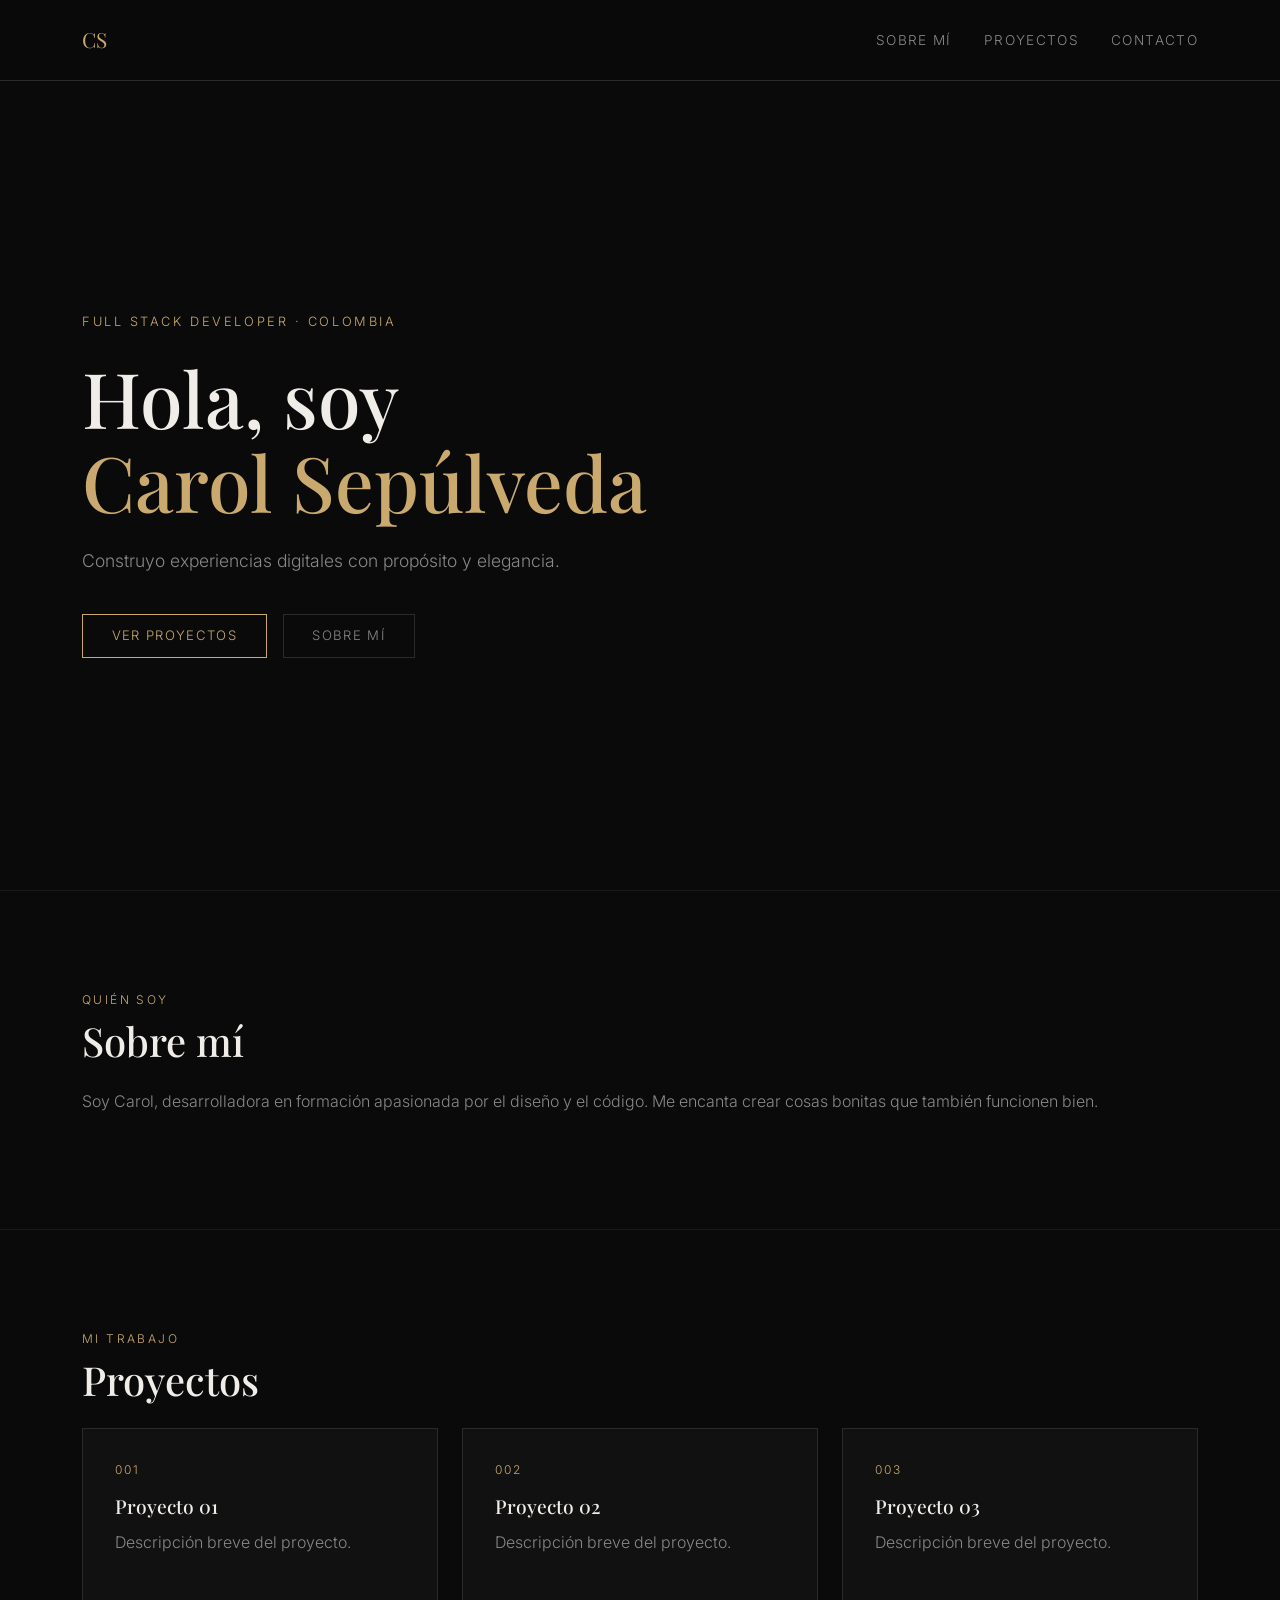
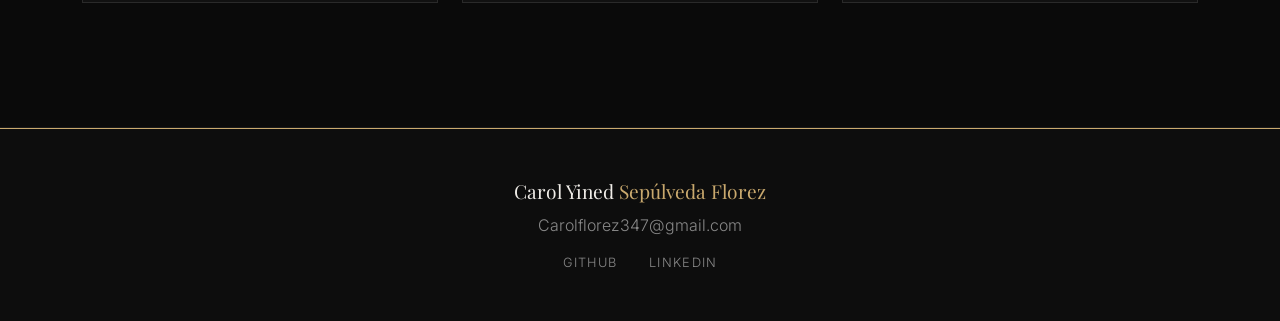
<file: index.html>
<!DOCTYPE html>
<html lang="es">
<head>
  <meta charset="UTF-8">
  <meta name="viewport" content="width=device-width, initial-scale=1.0">
  <title>Carol Sepúlveda - Portfolio</title>
  <link href="https://fonts.googleapis.com/css2?family=Playfair+Display:wght@700&family=Inter:wght@300;400&display=swap" rel="stylesheet">
  <link href="https://cdn.jsdelivr.net/npm/bootstrap@5.3.0/dist/css/bootstrap.min.css" rel="stylesheet">
  <link rel="stylesheet" href="style.css">
</head>
<body>

  <!-- NAVBAR -->
  <nav class="navbar navbar-dark">
    <div class="container">
      <a class="navbar-brand" href="#">CS</a>
      <div class="nav-links">
        <a href="#sobre-mi">Sobre mí</a>
        <a href="#proyectos">Proyectos</a>
        <a href="#footer">Contacto</a>
      </div>
    </div>
  </nav>

  <!-- INICIO -->
  <section id="inicio">
    <div class="container">
      <p class="eyebrow">Full Stack Developer · Colombia</p>
      <h1>Hola, soy <br><span>Carol Sepúlveda</span></h1>
      <p class="tagline">Construyo experiencias digitales con propósito y elegancia.</p>
      <div class="hero-btns">
        <a href="#proyectos" class="btn-dorado">Ver proyectos</a>
        <a href="#sobre-mi" class="btn-ghost">Sobre mí</a>
      </div>
    </div>
  </section>

  <!-- SOBRE MÍ -->
  <section id="sobre-mi">
    <div class="container">
      <p class="label">Quién soy</p>
      <h2>Sobre mí</h2>
      <p>Soy Carol, desarrolladora en formación apasionada por el diseño y el código. Me encanta crear cosas bonitas que también funcionen bien.</p>
    </div>
  </section>

  <!-- PROYECTOS -->
  <section id="proyectos">
    <div class="container">
      <p class="label">Mi trabajo</p>
      <h2>Proyectos</h2>
      <div class="row mt-4">
        <div class="col-md-4">
          <div class="card-proyecto">
            <p class="num">001</p>
            <h3>Proyecto 01</h3>
            <p>Descripción breve del proyecto.</p>
          </div>
        </div>
        <div class="col-md-4">
          <div class="card-proyecto">
            <p class="num">002</p>
            <h3>Proyecto 02</h3>
            <p>Descripción breve del proyecto.</p>
          </div>
        </div>
        <div class="col-md-4">
          <div class="card-proyecto">
            <p class="num">003</p>
            <h3>Proyecto 03</h3>
            <p>Descripción breve del proyecto.</p>
          </div>
        </div>
      </div>
    </div>
  </section>

  <!-- FOOTER -->
  <footer id="footer">
    <div class="container">
      <p class="footer-name">Carol Yined <span>Sepúlveda Florez</span></p>
      <p>Carolflorez347@gmail.com</p>
      <div class="footer-links">
        <a href="#">GitHub</a>
        <a href="#">LinkedIn</a>
      </div>
    </div>
  </footer>

  <script src="https://cdn.jsdelivr.net/npm/bootstrap@5.3.0/dist/js/bootstrap.bundle.min.js"></script>
</body>
</html>
</file>
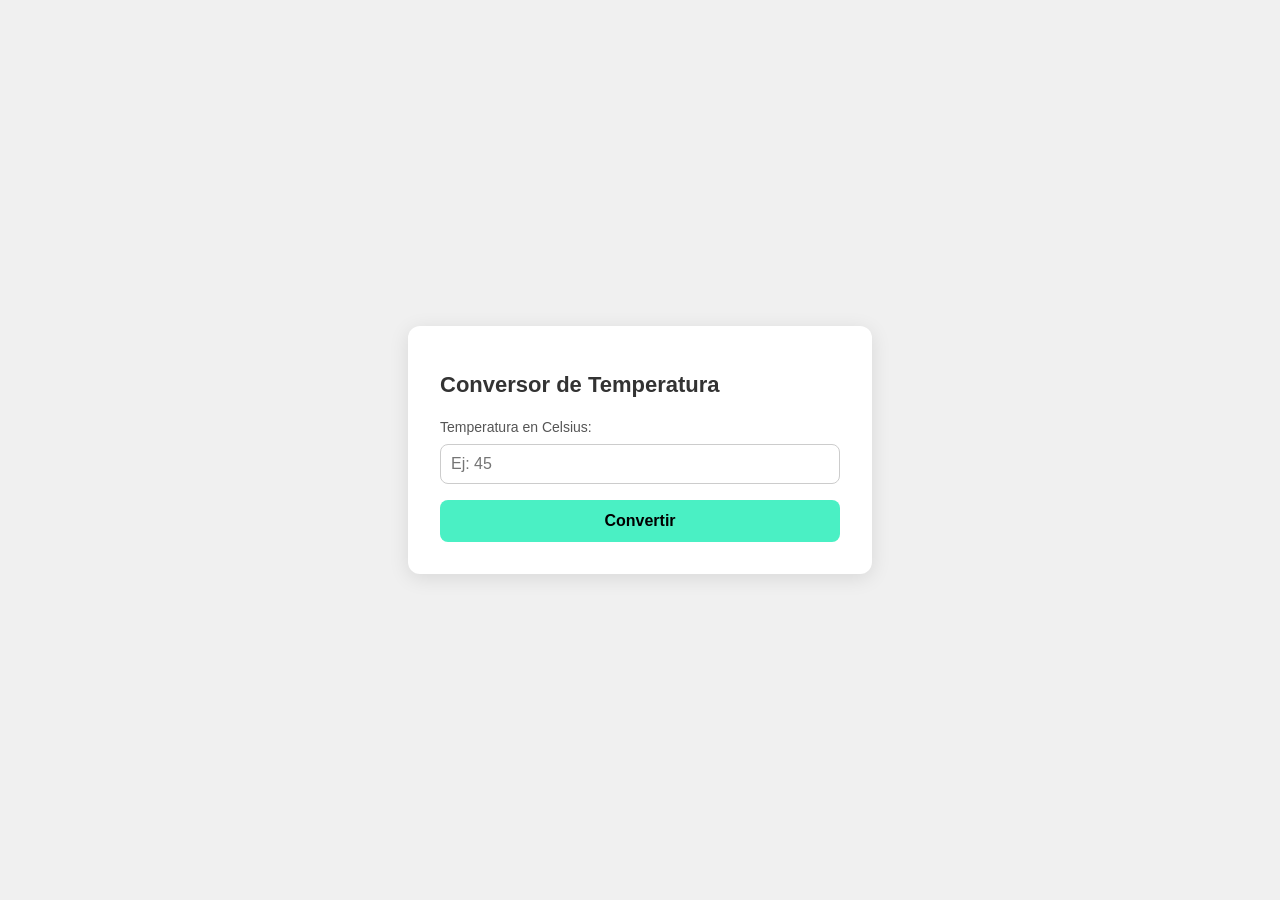
<file: OneDrive/Desktop/generation colombia/logica-programacion-2/index.html>
<!DOCTYPE html>
<html lang="es">
<head>
  <meta charset="UTF-8" />
  <meta name="viewport" content="width=device-width, initial-scale=1.0"/>
  <title>Conversor de Temperatura</title>
  <style>
    body {
      font-family: Arial, sans-serif;
      display: flex;
      justify-content: center;
      align-items: center;
      min-height: 100vh;
      background: #f0f0f0;
      margin: 0;
    }

    .contenedor {
      background: white;
      padding: 32px;
      border-radius: 12px;
      box-shadow: 0 4px 20px rgba(0,0,0,0.1);
      width: 100%;
      max-width: 400px;
    }

    h1 {
      font-size: 22px;
      margin-bottom: 20px;
      color: #333;
    }

    label {
      font-size: 14px;
      color: #555;
    }

    input {
      width: 100%;
      padding: 10px;
      margin: 8px 0 16px;
      border: 1.5px solid #ccc;
      border-radius: 8px;
      font-size: 16px;
      box-sizing: border-box;
    }

    input.error {
      border-color: red;
    }

    button {
      width: 100%;
      padding: 12px;
      background: #4af0c4;
      border: none;
      border-radius: 8px;
      font-size: 16px;
      font-weight: bold;
      cursor: pointer;
    }

    button:hover {
      background: #2ed4a8;
    }

    .error-msg {
      color: red;
      font-size: 13px;
      margin-bottom: 12px;
      display: none;
    }

    .resultados {
      margin-top: 20px;
      background: #f9f9f9;
      border-radius: 8px;
      padding: 16px;
      display: none;
    }

    .resultados p {
      margin: 6px 0;
      font-size: 16px;
      color: #333;
    }

    .resultados span {
      font-weight: bold;
      color: #0a8a63;
    }
  </style>
</head>
<body>

<div class="contenedor">
  <h1>Conversor de Temperatura</h1>

  <label for="entrada">Temperatura en Celsius:</label>
  <input type="text" id="entrada" placeholder="Ej: 45" />

  <div class="error-msg" id="errorMsg">
     Debes ingresar un número válido.
  </div>

  <button onclick="convertir()">Convertir</button>

  <div class="resultados" id="resultados">
    <p>Fahrenheit: <span id="fahrenheit"></span> °F</p>
    <p> Kelvin: <span id="kelvin"></span> K</p>
  </div>
</div>

<script>
  function convertir() {
    const input = document.getElementById('entrada');
    const errorMsg = document.getElementById('errorMsg');
    const resultados = document.getElementById('resultados');

    const valor = input.value.trim();
    const celsius = Number(valor);

    if (valor === '' || isNaN(celsius)) {
      input.classList.add('error');
      errorMsg.style.display = 'block';
      resultados.style.display = 'none';
      return;
    }


    input.classList.remove('error');
    errorMsg.style.display = 'none';

  
    const fahrenheit = (celsius * 9 / 5) + 32;
    const kelvin = celsius + 273.15;


    document.getElementById('fahrenheit').textContent = parseFloat(fahrenheit.toFixed(2));
    document.getElementById('kelvin').textContent = parseFloat(kelvin.toFixed(2));
    resultados.style.display = 'block';

    console.log(`Entrada: ${celsius} °C`);
    console.log(`Grados Fahrenheit: ${fahrenheit}`);
    console.log(`Grados Kelvin: ${kelvin}`);
  }


  document.getElementById('entrada').addEventListener('keydown', function(e) {
    if (e.key === 'Enter') convertir();
  });
</script>

</body>
</html>
</file>
<file: style.css>
/* ── GENERAL ── */
body {
  background-color: #0a0a0a;
  color: #f0ede8;
  font-family: 'Inter', sans-serif;
  font-weight: 300;
}

/* ── NAVBAR ── */
.navbar {
  background-color: rgba(10,10,10,0.95);
  border-bottom: 1px solid #2a2a2a;
  padding: 1.2rem 0;
  position: sticky;
  top: 0;
  z-index: 100;
}

.navbar-brand {
  color: #c9a96e !important;
  font-family: 'Playfair Display', serif;
  font-size: 1.3rem;
}

.nav-links {
  display: flex;
  gap: 2rem;
}

.nav-links a {
  color: #888888;
  text-decoration: none;
  font-size: 0.85rem;
  letter-spacing: 0.1em;
  text-transform: uppercase;
  transition: color 0.3s;
}

.nav-links a:hover { color: #c9a96e; }

/* ── SECCIONES ── */
section {
  padding: 100px 0;
  border-bottom: 1px solid #1a1a1a;
}

/* ── HERO ── */
#inicio {
  min-height: 90vh;
  display: flex;
  align-items: center;
}

.eyebrow {
  color: #c9a96e;
  font-size: 0.8rem;
  letter-spacing: 0.2em;
  text-transform: uppercase;
  margin-bottom: 1.5rem;
}

h1 {
  font-family: 'Playfair Display', serif;
  font-size: clamp(2.5rem, 6vw, 5rem);
  line-height: 1.1;
  margin-bottom: 1.5rem;
}

h1 span { color: #c9a96e; }

.tagline {
  color: #888888;
  font-size: 1.1rem;
  max-width: 500px;
  margin-bottom: 2.5rem;
}

.hero-btns {
  display: flex;
  gap: 1rem;
  flex-wrap: wrap;
}

.btn-dorado {
  background: transparent;
  border: 1px solid #c9a96e;
  color: #c9a96e;
  padding: 0.7rem 1.8rem;
  text-decoration: none;
  font-size: 0.82rem;
  letter-spacing: 0.1em;
  text-transform: uppercase;
  transition: all 0.3s;
}

.btn-dorado:hover {
  background: #c9a96e;
  color: #0a0a0a;
}

.btn-ghost {
  background: transparent;
  border: 1px solid #2a2a2a;
  color: #888888;
  padding: 0.7rem 1.8rem;
  text-decoration: none;
  font-size: 0.82rem;
  letter-spacing: 0.1em;
  text-transform: uppercase;
  transition: all 0.3s;
}

.btn-ghost:hover {
  border-color: #888888;
  color: #f0ede8;
}

/* ── LABELS Y TÍTULOS ── */
.label {
  color: #c9a96e;
  font-size: 0.75rem;
  letter-spacing: 0.2em;
  text-transform: uppercase;
  margin-bottom: 0.5rem;
}

h2 {
  font-family: 'Playfair Display', serif;
  font-size: 2.5rem;
  color: #f0ede8;
  margin-bottom: 1.5rem;
}

p { color: #888888; }

/* ── CARDS PROYECTOS ── */
.card-proyecto {
  background: #111111;
  border: 1px solid #2a2a2a;
  padding: 2rem;
  margin-bottom: 1.5rem;
  transition: background 0.3s;
}

.card-proyecto:hover { background: #1a1a1a; }

.num {
  color: #c9a96e;
  font-size: 0.75rem;
  letter-spacing: 0.15em;
  margin-bottom: 1rem;
}

.card-proyecto h3 {
  font-family: 'Playfair Display', serif;
  font-size: 1.2rem;
  color: #f0ede8;
  margin-bottom: 0.75rem;
}

/* ── FOOTER ── */
footer {
  background-color: #0d0d0d;
  border-top: 1px solid #c9a96e;
  padding: 3rem 0;
  text-align: center;
}

.footer-name {
  font-family: 'Playfair Display', serif;
  font-size: 1.2rem;
  color: #f0ede8;
  margin-bottom: 0.5rem;
}

.footer-name span { color: #c9a96e; }

.footer-links {
  display: flex;
  justify-content: center;
  gap: 2rem;
  margin-top: 1rem;
}

.footer-links a {
  color: #888888;
  text-decoration: none;
  font-size: 0.8rem;
  letter-spacing: 0.1em;
  text-transform: uppercase;
  transition: color 0.3s;
}

.footer-links a:hover { color: #c9a96e; }
</file>
